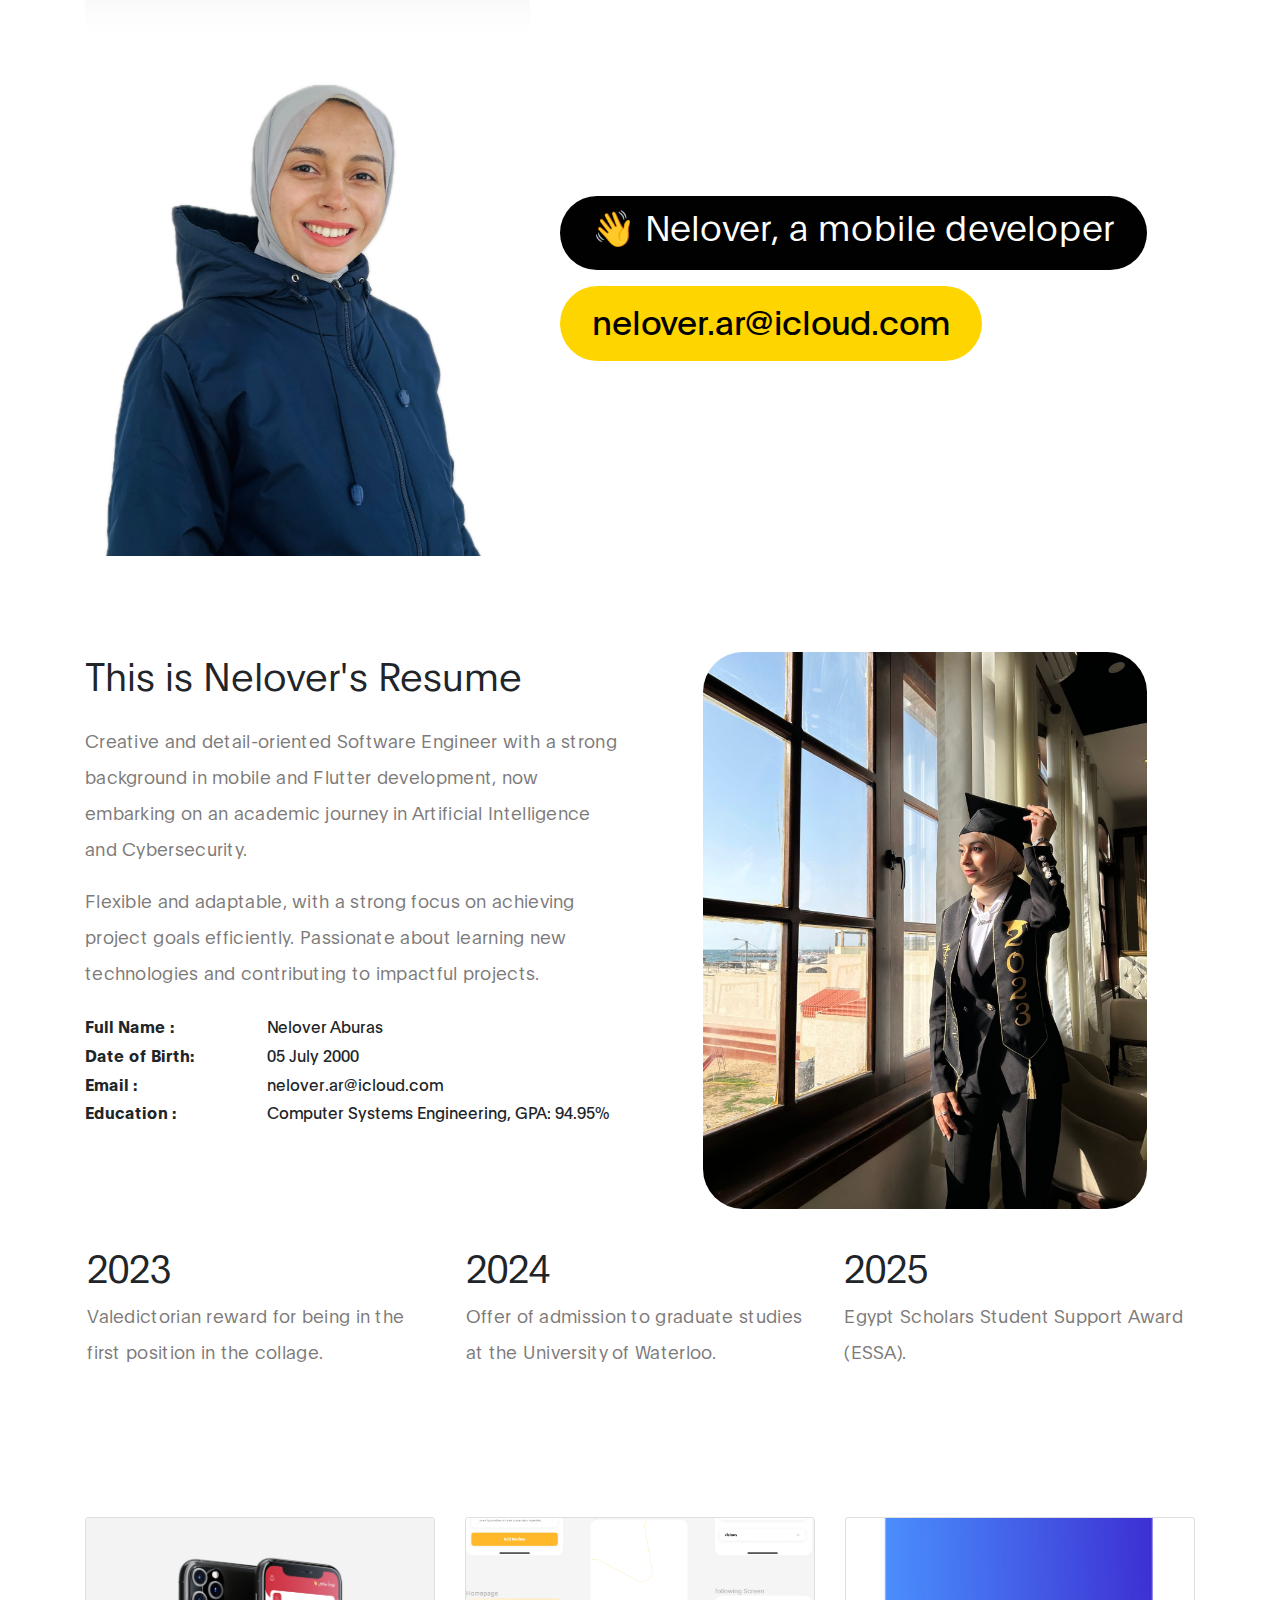
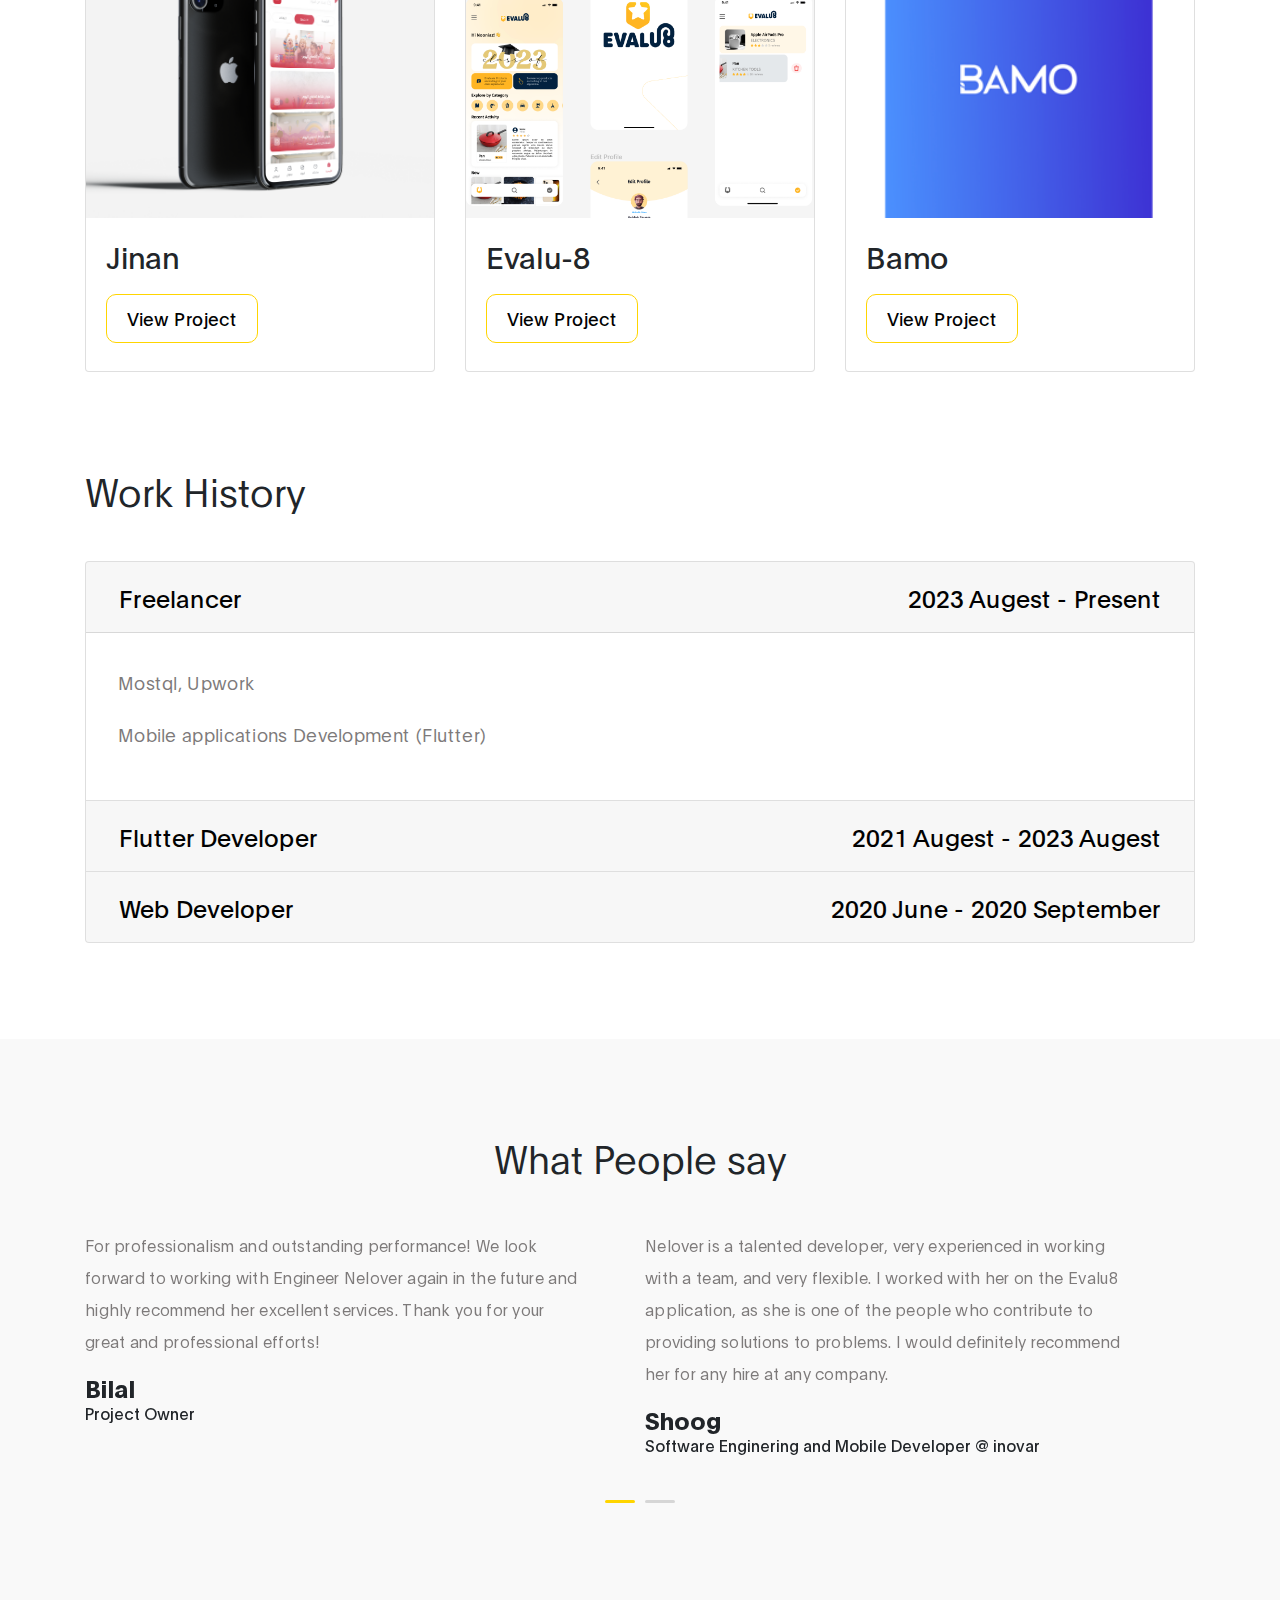
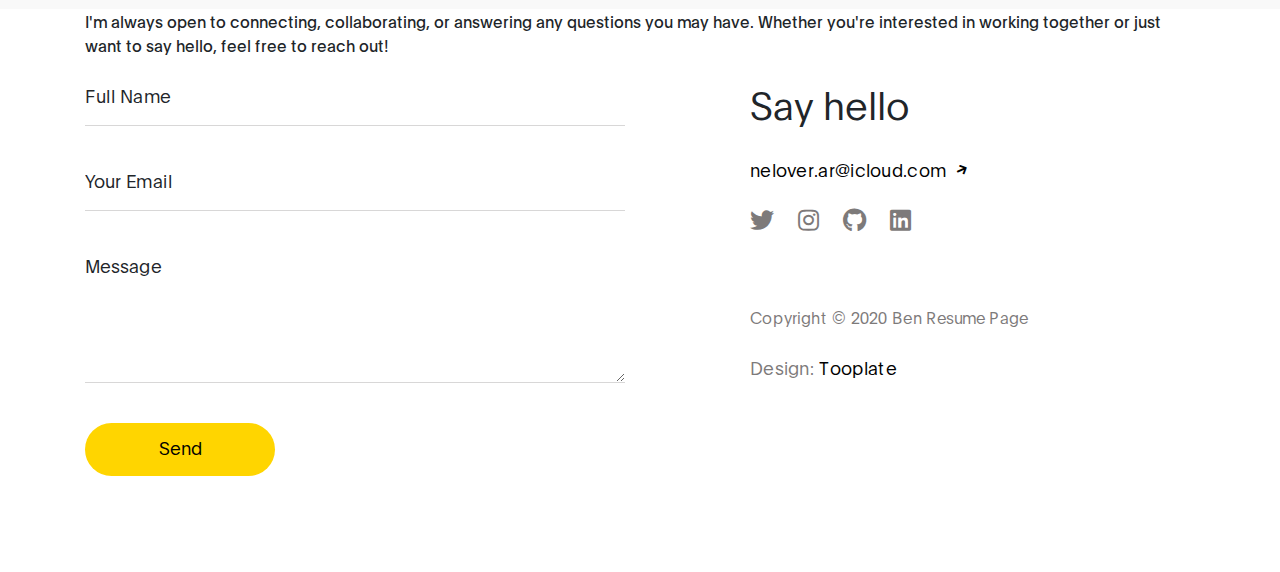
<file: templates/index.html>
<!DOCTYPE html>
<html lang="en">
<head>

     <title>Nelover's Portfolio</title>

     <meta charset="UTF-8">
     <meta http-equiv="X-UA-Compatible" content="IE=Edge">
     <meta name="description" content="">
     <meta name="keywords" content="">
     <meta name="author" content="Tooplate">
     <meta name="viewport" content="width=device-width, initial-scale=1, maximum-scale=1">

     <link rel="stylesheet" href="../static/css/bootstrap.min.css">
     <link rel="stylesheet" href="../static/css/all.min.css">
     <link rel="stylesheet" href="../static/css/owl.carousel.min.css">
     <link rel="stylesheet" href="../static/css/owl.theme.default.min.css">

     <!-- MAIN CSS -->
     <link rel="stylesheet" href="../static/css/tooplate-ben-resume-style.css">
<!--
Tooplate 2120 Ben Resume
https://www.tooplate.com/view/2120-ben-resume
-->
</head>

<body data-spy="scroll" data-target="#navbarNav" data-offset="50">

    <!-- MENU BAR -->
    <nav class="navbar navbar-expand-lg">
        <div class="container">

            <a class="navbar-brand" href="#">
              🌻 Nelover Resume
            </a>

            <button class="navbar-toggler" type="button" data-toggle="collapse" data-target="#navbarNav" aria-controls="navbarNav" aria-expanded="false" aria-label="Toggle navigation">
                <span class="navbar-toggler-icon"></span>
            </button>

            <div class="collapse navbar-collapse" id="navbarNav">
                <ul class="navbar-nav mx-auto">
                    <li class="nav-item">
                        <a href="#intro" class="nav-link smoothScroll">Introduction</a>
                    </li>

                    <li class="nav-item">
                        <a href="#about" class="nav-link smoothScroll">About Me</a>
                    </li>

                    <li class="nav-item">
                      <a href='#projects' class="nav-link smoothScroll">Projects</a>
                  </li>

                    <li class="nav-item">
                        <a href="#testimonials" class="nav-link smoothScroll">Reviews</a>
                    </li>

                    <li class="nav-item">
                        <a href="#contact" class="nav-link smoothScroll">Contact</a>
                    </li>
                </ul>

                <div class="mt-lg-0 mt-3 mb-4 mb-lg-0">
                    <a href="{{url_for('download_cv')}}" class="custom-btn btn" download>Download CV</a>
                </div>
            </div>

        </div>
    </nav>


    <!-- HERO -->
    <section class="hero d-flex flex-column justify-content-center align-items-center" id="intro">

         <div class="container">
            <div class="row">

                  <div class="mx-auto col-lg-5 col-md-5 col-10">
                      <img src="../static/images/ben.jpg" class="img-fluid" alt="Ben Resume HTML Template">
                  </div>

                   <div class="d-flex flex-column justify-content-center align-items-center col-lg-7 col-md-7 col-12">
                        <div class="hero-text">

                            <h1 class="hero-title">👋 Nelover, a mobile developer</h1>

                            <a href="mailto:nelover.ar@icloud.com" class="email-link">
                                nelover.ar@icloud.com
                            </a>
                          
                        </div>
                    </div>

            </div>
        </div>
    </section>


    <section class="about section-padding" id="about">
        <div class="container">
            <div class="row">

                <div class="col-lg-6 col-md-6 col-12">
                    <h3 class="mb-4">This is Nelover's Resume</h3>

                    <p>Creative and detail-oriented Software Engineer with a strong background in mobile and Flutter development, now embarking on an academic journey in Artificial Intelligence and Cybersecurity.
                      </p>

                    <p>Flexible and adaptable, with a strong focus on achieving project goals efficiently.
                      Passionate about learning new technologies and contributing to impactful projects.</p>

                    <ul class="mt-4 mb-5 mb-lg-0 profile-list list-unstyled">
                        <li><strong>Full Name :</strong> Nelover Aburas </li>

                        <li><strong>Date of Birth:</strong> 05 July 2000</li>

                        <!-- <li><strong>Website :</strong> company.co</li> -->

                        <li><strong>Email :</strong> nelover.ar@icloud.com</li>
                        <li><strong>Education :</strong> Computer Systems Engineering, GPA: 94.95% </li>
                        
                    </ul>
                </div>

                <div class="col-lg-5 mx-auto col-md-6 col-12">
                    <img src="../static/images/true-agency.jpg" class="about-image img-fluid" alt="Ben's Resume HTML Template">
                </div>

            </div>
            <div class="row about-third">
            	<div class="col-lg-4 col-md-4 col-12">
                <h3>2023</h3>
                <p>Valedictorian reward for being in the first position in
                  the collage.</p>
                </div>
                <div class="col-lg-4 col-md-4 col-12">
                <h3>2024</h3>
                <p>Offer of admission to graduate studies at the University
                  of Waterloo.</p>
                </div>
                <div class="col-lg-4 col-md-4 col-12">
                <h3>2025</h3>
                <p>Egypt Scholars Student Support Award (ESSA).</p>
                </div>
            </div>
        </div>
    </section>

    <!-- Projects -->
    <div class="container" id="projects">
      <div class="row row-cols-1 row-cols-md-2 row-cols-lg-3 g-4">
        <div class="col">
          <div class="card h-100">
            <img src="../static/images/works/jinan.png" class="card-img-top" alt="Project 1">
            <div class="card-body">
              <h5 class="card-title">Jinan</h5>
              <!-- <p class="card-text">Brief description of the project.</p> -->
              <a href="./projects.html#proj1" class="btn btn-primary project-link">View Project</a>
            </div>
          </div>
        </div>
        <div class="col">
          <div class="card h-100">
            <img src="../static/images/works/Evalu8.png" class="card-img-top" alt="Project 1">
            <div class="card-body">
              <h5 class="card-title">Evalu-8</h5>
              <!-- <p class="card-text">Brief description of the project.</p> -->
              <a href="./projects.html#proj2" class="btn btn-primary project-link">View Project</a>
            </div>
          </div>
        </div>
        <div class="col">
          <div class="card h-100">
            <img src="../static/images/works/Bamo.png" class="card-img-top" alt="Project 1">
            <div class="card-body">
              <h5 class="card-title">Bamo</h5>
              <!-- <p class="card-text">Brief description of the project.</p> -->
              <a href="./projects.html#proj3" class="btn btn-primary project-link">View Project</a>
            </div>
          </div>
        </div>
        <!-- Repeat .col for more projects -->
      </div>
    </div>

         <!-- Work History -->
         <section class="faq section-padding" id="workHistory">
        
          <div class="container">
              
              <div class="row">
  
                  <div class="col-lg-12 col-12">
  
                      <h3 class="mb-5">Work History</h3>
  
                      <div class="accordion" id="accordionExample">
                        <div class="card">
                          <div class="card-header" id="headingOne">
                            <h2 class="mb-0">
                              <button class="btn btn-link d-flex justify-content-between" type="button" data-toggle="collapse" data-target="#collapseOne" aria-expanded="true" aria-controls="collapseOne">
                               <span>Freelancer</span>
                               <span>2023 Augest - Present</span>
                                 
                              </button>
                            </h2>
                          </div>
  
                          <div id="collapseOne" class="collapse show" aria-labelledby="headingOne" data-parent="#accordionExample">
                            <div class="card-body">
                              <p> Mostql, Upwork </p>
  
                              <p>Mobile applications Development (Flutter)</p>
                            </div>
                          </div>
                        </div>
  
                        <div class="card">
                          <div class="card-header" id="headingTwo">
                            <h2 class="mb-0">
                              <button class="btn btn-link d-flex justify-content-between collapsed" type="button" data-toggle="collapse" data-target="#collapseTwo" aria-expanded="false" aria-controls="collapseTwo">
                                <span>Flutter Developer</span>
                               <span>2021 Augest - 2023 Augest</span>
                              </button>
                            </h2>
                          </div>
                          <div id="collapseTwo" class="collapse" aria-labelledby="headingTwo" data-parent="#accordionExample">
                            <div class="card-body">
                              <p>World Bank, Palestine</p>
                              <ul>
                                <li>Proved successful working within tight deadlines
                                  and a fast-paced environment.</li>
                                <li>Proficient in Flutter, Dart, and app development best
                                    practices.</li>
                                <li>Familiarity with Clean Architecture principles</li>
                                <li>Experience on state management tools like GetX and
                                      Provider.</li>
                                <li>Able to handle JSON and XMLHTTP requests from
                                      web services.</li>
                                <li>Expertise in Android and IOS application
                                      development using Android SDK, Android emulator,
                                      Xcode and IOS simulator.</li>
                                <li>Experience on uploading iOS apps to TestFlight for
                                        beta version or distribution.</li>
                                <li>Experience on Firebase.</li>
                              </ul>
                            </div>
                          </div>
                        </div>
  
                        <div class="card">
                          <div class="card-header" id="headingThree">
                            <h2 class="mb-0">
                              <button class="btn btn-link d-flex justify-content-between collapsed" type="button" data-toggle="collapse" data-target="#collapseThree" aria-expanded="false" aria-controls="collapseThree">
                                <span>Web Developer</span>
                               <span>2020 June - 2020 September</span>
                              </button>
                            </h2>
                          </div>
                          <div id="collapseThree" class="collapse" aria-labelledby="headingThree" data-parent="#accordionExample">
                            <div class="card-body">
                              <p>Portals Compony, Sudi Arabia</p>
                              <ul></ul>
                                <li>HTML, CSS, Bootstrap.</li>
                                <li>Wordpress.</li>
                                <li>SEO</li>
                                
                              </ul>
                            </div>
                          </div>
                        </div>
  
  
                  </div>
  
                </div><!-- col -->
            </div><!-- row -->
          </div><!-- container -->
      </section>
  

    <!-- TESTIMONIAL -->
     <section class="testimonials section-padding" id="testimonials">
          <div class="container">
               <div class="row">

                    <div class="col-12">
                        <h3 class="mb-5 text-center">What People say</h3>

                        <div class="owl-carousel owl-theme" id="testimonials-carousel">
                            <div class="item">
                                <div class="testimonials-thumb d-flex">
                                    <!-- <div class="testimonials-image">
                                        <img src="../static/images/testimonials/testimonial-image01.jpg" class="img-fluid" alt="testimonials image">
                                    </div> -->

                                    <div class="testimonials-info">
                                        <p  class="testimonials-text">For professionalism and outstanding performance!  
                                          We look forward to working with Engineer Nelover again in the 
                                          future and highly recommend her excellent services.  
                                          Thank you for your great and professional efforts!</p>

                                        <h6 class="mb-0">Bilal</h6>
                                        <span>Project Owner</span>
                                    </div>
                                </div>
                            </div>

                            <!-- <div class="item">
                                <div class="testimonials-thumb d-flex">
                                    <div class="testimonials-image">
                                        <img src="../static/images/testimonials/testimonial-image02.jpg" class="img-fluid" alt="testimonials image">
                                    </div>

                                    <div class="testimonials-info">
                                        <p>Sed ut perspiciatis unde omnis iste natus error sit voluptatem.</p>

                                        <h6 class="mb-0">Marie</h6>
                                        <span>Marketing Consultant</span>
                                    </div>
                                </div>
                            </div> -->

                            <div class="item">
                                <div class="testimonials-thumb d-flex">
                                    <!-- <div class="testimonials-image">
                                        <img src="../static/images/testimonials/testimonial-image03.jpg" class="img-fluid" alt="testimonials image">
                                    </div> -->

                                    <div class="testimonials-info">
                                        <p  class="testimonials-text">Nelover is a talented developer, 
                                          very experienced in working with a team, and very flexible. 
                                          I worked with her on the Evalu8 application, as she is one of the 
                                          people who contribute to providing solutions to problems.
                                          I would definitely recommend her for any hire at any company.</p>

                                        <h6 class="mb-0">Shoog</h6>
                                        <span>Software Enginering and Mobile
                                          Developer @ inovar</span>
                                    </div>
                                </div>
                            </div>

                            <div class="item">
                                <div class="testimonials-thumb d-flex">
                                    <!-- <div class="testimonials-image">
                                        <img src="../static/images/testimonials/testimonial-image04.jpg" class="img-fluid" alt="testimonials image">
                                    </div> -->

                                    <div class="testimonials-info">
                                        <p class="testimonials-text">I had the pleasure of working alongside Nelover as 
                                          a Flutter developer, and I can confidently recommend 
                                          their skills and contributions. Nelover is an exceptional 
                                          developer who consistently delivers top-notch work. 
                                          If you're seeking a talented Flutter developer, 
                                          I wholeheartedly endorse Nelover.</p>

                                        <h6 class="mb-0">Rajab Aabed</h6>
                                        <span>Full-Sack Developer Developer</span>
                                    </div>
                                </div>
                            </div>
                        </div>

                    </div>

               </div>
          </div>
     </section>



    
     <section class="contact section-padding pt-0" id="contact">
      <div class="container">

        <span class="info-text">I'm always open to connecting, collaborating, or answering any questions you may have.  
          Whether you're interested in working together or just want to say hello, feel free to reach out!</span>
          
        <div class="row">

          <div class="col-lg-6 col-md-6 col-12">
            <form action="submit_form" method="post" class="contact-form webform"  role="form">
                
                <div class="form-group d-flex flex-column-reverse">
                    <input type="text" class="form-control" name="cf-name" id="cf-name" placeholder="Your Name">

                    <label for="cf-name" class="webform-label">Full Name</label>
                </div>

                <div class="form-group d-flex flex-column-reverse">
                    <input type="email" class="form-control" name="cf-email" id="cf-email" placeholder="Your Email">

                    <label for="cf-email" class="webform-label">Your Email</label>
                </div>

                <div class="form-group d-flex flex-column-reverse">
                    <textarea class="form-control" rows="5" name="cf-message" id="cf-message" placeholder="Your Message"></textarea>

                    <label for="cf-message" class="webform-label">Message</label>
                </div>

                <button type="submit" class="form-control" id="submit-button" name="submit">Send</button>
            </form>
          </div>

            <div class="mx-auto col-lg-4 col-md-6 col-12">
                <h3 class="my-4 pt-4 pt-lg-0">Say hello</h3>

                <!-- <p class="mb-1">+972 597486245</p> -->

                <p>
                    <a href="mailto:nelover.ar@icloud.com">
                        nelover.ar@icloud.com
                    <i class="fas fa-arrow-right custom-icon"></i>
                    </a>
                </p>

                <ul class="social-links mt-2">
                    <li><a href="https://x.com/neloveraburas?s=21" rel="noopener" class="fab fa-twitter"></a></li>
                    <li><a href="https://www.instagram.com/nelover.aburas" rel="noopener" class="fab fa-instagram"></a></li>
                    <li><a href="https://github.com/neloverAr" rel="noopener" class="fab fa-github"></a></li>
                    <li><a href="https://ps.linkedin.com/in/nelover-aburas" rel="noopener" class="fab fa-linkedin"></a></li> 
                </ul>
                
              <p class="copyright-text mt-5 pt-3">Copyright &copy; 2020 Ben Resume Page</p>
                
                <p>Design: <a href="https://www.tooplate.com" title="free HTML templates" target="_blank">Tooplate</a></p>
            </div>

        </div>
      </div>
    </section>
     <!-- SCRIPTS -->
     <script src="../static/js/jquery.min.js"></script>
     <script src="../static/js/bootstrap.min.js"></script>
     <script src="../static/js/smoothscroll.js"></script>
     <script src="../static/js/owl.carousel.min.js"></script>
     <script src="../static/js/custom.js"></script>

</body>
</html>
</file>
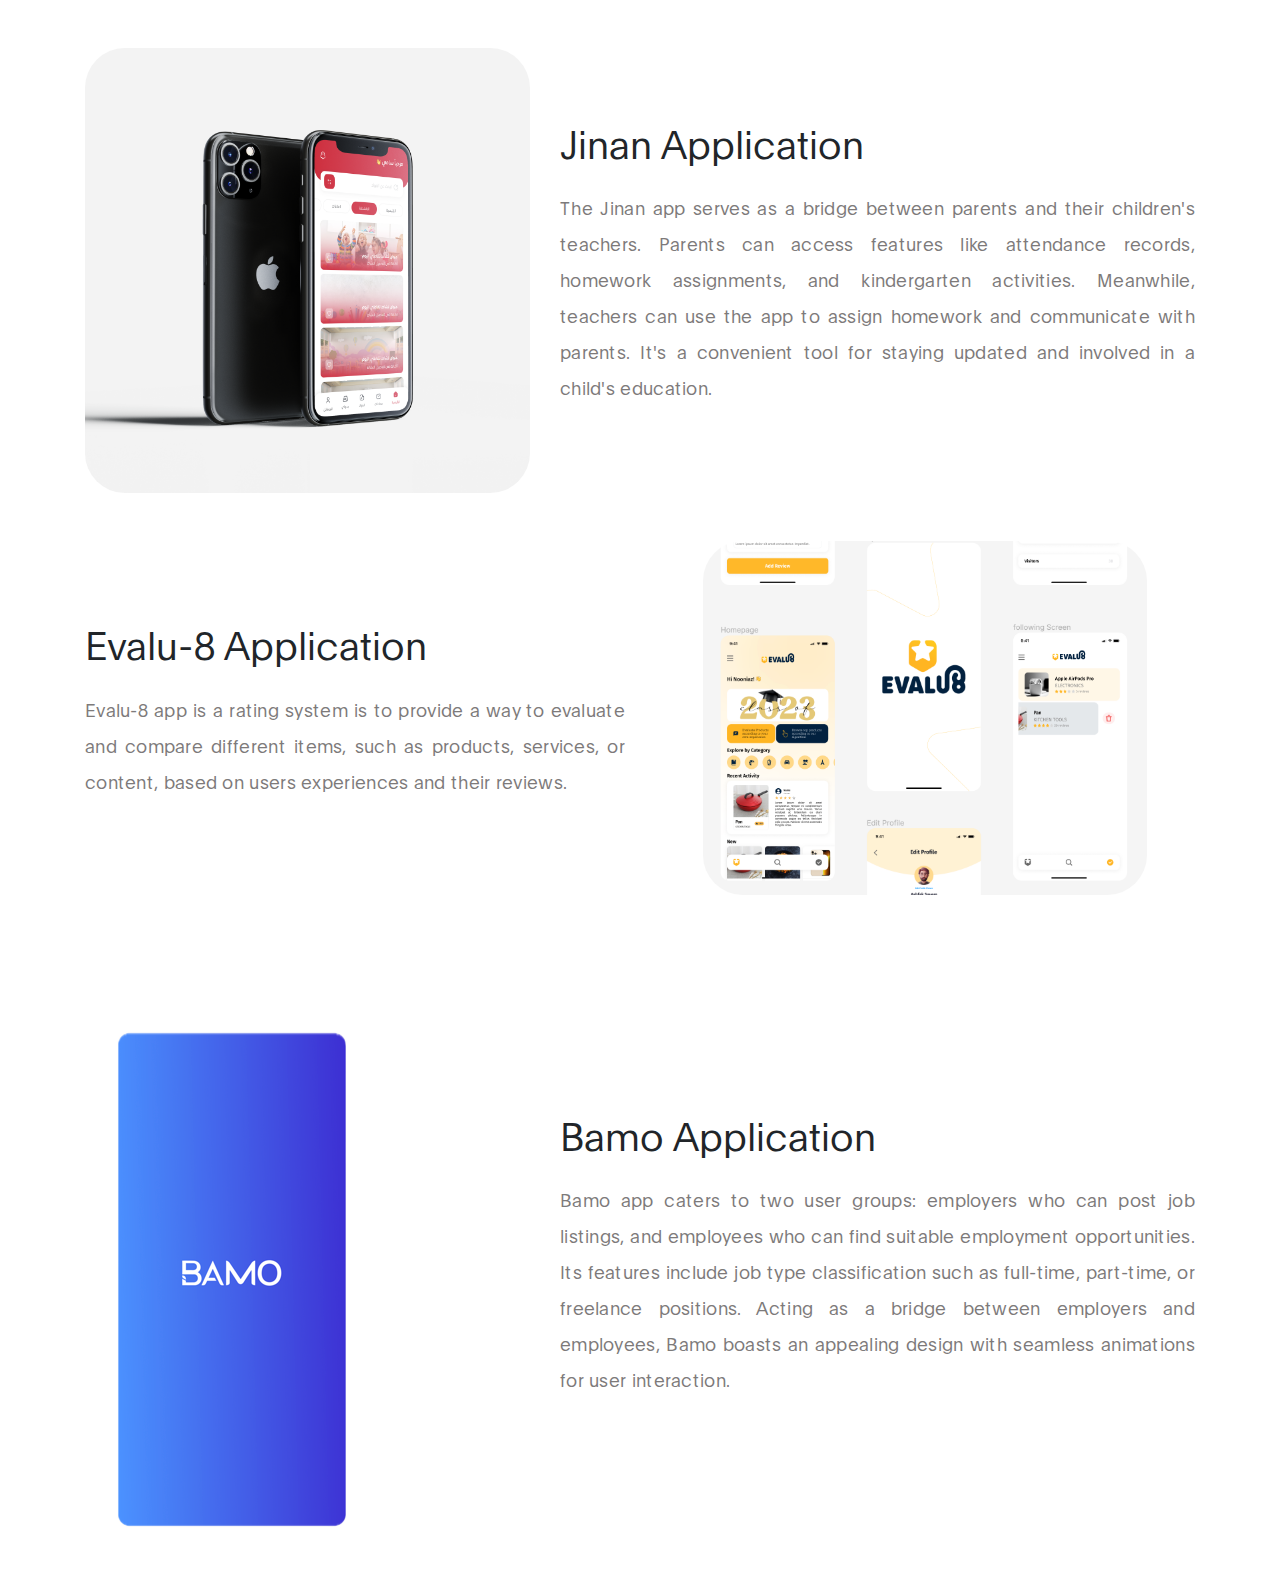
<file: templates/projects.html>
<!DOCTYPE html>
<html lang="en">
<head>

     <title>Nelover's Resume - Profile HTML Page</title>

     <meta charset="UTF-8">
     <meta http-equiv="X-UA-Compatible" content="IE=Edge">
     <meta name="description" content="">
     <meta name="keywords" content="">
     <meta name="author" content="Tooplate">
     <meta name="viewport" content="width=device-width, initial-scale=1, maximum-scale=1">

     <link rel="stylesheet" href="../static/css/bootstrap.min.css">
     <link rel="stylesheet" href="../static/css/all.min.css">
     <link rel="stylesheet" href="../static/css/owl.carousel.min.css">
     <link rel="stylesheet" href="../static/css/owl.theme.default.min.css">

     <!-- MAIN CSS -->
     <link rel="stylesheet" href="../static/css/tooplate-ben-resume-style.css">
<!--
Tooplate 2120 Ben Resume
https://www.tooplate.com/view/2120-ben-resume
-->
</head>

<body data-spy="scroll" data-target="#navbarNav" data-offset="50">

    <!-- MENU BAR -->
    <nav class="navbar navbar-expand-lg">
        <div class="container">

            <a class="navbar-brand" href="#">
              🌻 Nelover Resume
            </a>

            <button class="navbar-toggler" type="button" data-toggle="collapse" data-target="#navbarNav" aria-controls="navbarNav" aria-expanded="false" aria-label="Toggle navigation">
                <span class="navbar-toggler-icon"></span>
            </button>

            <div class="collapse navbar-collapse" id="navbarNav">
                <ul class="navbar-nav mx-auto">
                    <li class="nav-item">
                        <a href="index.html#intro" class="nav-link smoothScroll">Introduction</a>
                    </li>

                    <li class="nav-item">
                        <a href="index.html#about" class="nav-link smoothScroll">About Me</a>
                    </li>

                    
                    <li class="nav-item">
                        <a href='./index.html#projects' class="nav-link smoothScroll active">Projects</a>
                    </li>

                    <li class="nav-item">
                        <a href="index.html#testimonials" class="nav-link smoothScroll">Reviews</a>
                    </li>

                    <li class="nav-item">
                        <a href="index.html#contact" class="nav-link smoothScroll">Contact</a>
                    </li>
                </ul>

                <div class="mt-lg-0 mt-3 mb-4 mb-lg-0">
                    <a href="#" class="custom-btn btn" download>Download CV</a>
                </div>
            </div>

        </div>
    </nav>


    <!-- HERO -->
    <section class="hero d-flex flex-column justify-content-center align-items-center" id="intro">

         <div class="container">
            <div class="row mt-5" id="proj1">

                  <div class="mx-auto col-lg-5 col-md-5 col-10">
                      <img src="../static/images/works/jinan.png" class="about-image img-fluid" alt="Ben Resume HTML Template">
                  </div>
                   <div class="d-flex flex-column justify-content-center align-items-center col-lg-7 col-md-7 col-12">
                        <div class="hero-text">

                            <h3 class="mb-4">Jinan Application</h3>

                            <p class="text-justify">The Jinan app serves as a bridge between parents and 
                                their children's teachers. Parents can access features like attendance records, 
                                homework assignments, and kindergarten activities. Meanwhile, teachers can use the 
                                app to assign homework and communicate with parents. It's a convenient tool for 
                                staying updated and involved in a child's education.
                            </p>

                          
                        </div>
                    </div>
            </div>
            <div class="row mt-5 "  id="proj2">

                <div class="d-flex flex-column justify-content-center col-lg-6 col-md-6 col-12" >
                
                        <h3 class="mb-4">Evalu-8 Application</h3>
                        <p class="text-justify">Evalu-8 app is a rating system is to provide a 
                            way to evaluate and compare different items, 
                            such as products, services, or content, 
                            based on users experiences and their reviews.
                          </p>
                    
                </div>

                <div class="mx-auto col-lg-5 col-md-5 col-10">
                    <img src="../static/images/works/Evalu8.png" class="about-image img-fluid" alt="Ben's Resume HTML Template">
                </div>

            </div>
            <div class="row mt-5"  id="proj3">

                <div class="mx-auto col-lg-5 col-md-5 col-10">
                    <img src="../static/images/works/Bamo.png" class="about-image img-fluid" alt="Ben Resume HTML Template">
                </div>
                 <div class="d-flex flex-column justify-content-center align-items-center col-lg-7 col-md-7 col-12">
                      <div class="hero-text">

                          <h3 class="mb-4">Bamo Application</h3>

                          <p class="text-justify">Bamo app caters to two user groups: employers who 
                            can post job listings, and employees who can find suitable employment 
                            opportunities. Its features include job type classification such as 
                            full-time, part-time, or freelance positions. Acting as a bridge between 
                            employers and employees, Bamo boasts an appealing design with seamless 
                            animations for user interaction.

                          </p>

                        
                      </div>
                  </div>
          </div>
        </div>
    </section>



     <!-- SCRIPTS -->
     <script src="../static/js/jquery.min.js"></script>
     <script src="../static/js/bootstrap.min.js"></script>
     <script src="../static/js/smoothscroll.js"></script>
     <script src="../static/js/owl.carousel.min.js"></script>
     <script src="../static/js/custom.js"></script>

</body>
</html>
</file>
<file: static/css/tooplate-ben-resume-style.css>
/*

Tooplate 2120 Ben Resume

https://www.tooplate.com/view/2120-ben-resume

*/

@font-face {
  font-family: 'Plain';
  src: url('../localfonts/Plain-Regular.woff2') format('woff2'),
    url('../localfonts/Plain-Regular.woff') format('woff');
  font-weight: normal;
  font-style: normal;
}

@font-face {
  font-family: 'Plain';
  src: url('../localfonts/Plain-Light.woff2') format('woff2'),
    url('../localfonts/Plain-Light.woff') format('woff');
  font-weight: 300;
  font-style: normal;
}

@font-face {
  font-family: 'Plain';
  src: url('../localfonts/Plain-Bold.woff2') format('woff2'),
    url('../localfonts/Plain-Bold.woff') format('woff');
  font-weight: bold;
  font-style: normal;
}

:root {
  --primary-color: #ffd500;
  --white-color: #ffffff;
  --dark-color: #010101;
  --menu-bg-color: #212529;

  --gray-color: #909090;
  --p-color: #7d7a7a;

  --base-font-family: "Plain", -apple-system, BlinkMacSystemFont, "Segoe UI", Roboto, "Helvetica Neue", Arial, "Noto Sans", sans-serif, "Apple Color Emoji", "Segoe UI Emoji", "Segoe UI Symbol", "Noto Color Emoji";
  --font-weight-bold: 600;
  --font-weight-normal: 400;
  --font-weight-light: 300;

  --h1-font-size: 56px;
  --h2-font-size: 48px;
  --h3-font-size: 38px;
  --h4-font-size: 34px;
  --h5-font-size: 30px;
  --h6-font-size: 24px;
  --p-font-size: 18px;
  --base-font-size: 16px;
  --button-font-size: 20px;

  --border-radius-large: 100%;
  --border-radius-medium: 80px;
  --border-radius-small: 40px;
}


body {
  font-family: var(--base-font-family);
}


/*---------------------------------------
     TYPOGRAPHY              
  -----------------------------------------*/

h1 {
  font-size: var(--h1-font-size);
}

h1,
h3 {
  font-weight: var(--font-weight-light);
}

h2 {
  font-size: var(--h2-font-size);
}

h3 {
  font-size: var(--h3-font-size);
}

h4 {
  font-size: var(--h4-font-size);
}

h5 {
  font-size: var(--h5-font-size);
}

h6 {
  font-weight: var(--font-weight-bold);
  font-size: var(--h6-font-size);
}

p {
  color: var(--p-color);
  font-size: var(--p-font-size);
  font-weight: var(--font-weight-light);
  letter-spacing: 0.3px;
  line-height: 2em;
}

.section-padding {
  padding: 6rem 0;
}

.custom-icon {
  font-size: 12px;
  position: relative;
  bottom: 3px;
  left: 5px;
  transform: rotate(-25deg);
}


/* CUSTOM BUTTON */
.custom-btn {
  background: var(--dark-color);
  border: none;
  border-radius: var(--border-radius-medium);
  color: var(--white-color);
  letter-spacing: 0.2px;
  padding: 6px 36px 10px 36px;
  font-size: var(--button-font-size);
  white-space: nowrap;
}

.custom-btn:hover,
.custom-btn:focus {
  color: var(--dark-color);
  background: var(--primary-color);
}


/*---------------------------------------
     GENERAL               
  -----------------------------------------*/

* {
  -webkit-box-sizing: border-box;
  -moz-box-sizing: border-box;
  box-sizing: border-box;
}

*::before,
*::after {
  -webkit-box-sizing: border-box;
  -moz-box-sizing: border-box;
  box-sizing: border-box;
}

a {
  color: var(--dark-color);
  text-decoration: none;
  transition: all 0.4s linear;
}

a:hover {
  color: var(--dark-color);
  text-decoration: none;
}


/*---------------------------------------
     MENU                
  -----------------------------------------*/

.navbar {
  background: transparent;
  padding: 0.3rem 1rem;
  transition: all 300ms ease-in-out;
  position: absolute;
  z-index: 99;
  top: 0;
  right: 0;
  left: 0;
  opacity: 0;
}

.thanks {
  background: var(--menu-bg-color);
  padding: 0.5rem 1rem;
  position: fixed;
  opacity: 1;
}

.navbar.scroll {
  background: var(--menu-bg-color);
  padding: 0.5rem 1rem;
  position: fixed;
  opacity: 1;
}

.navbar-brand {
  color: var(--white-color);
  font-weight: var(--font-weight-light);
  font-size: var(--h4-font-size);
}

.navbar-brand:hover {
  color: var(--white-color);
  font-weight: var(--font-weight-light);
  font-size: var(--h4-font-size);
}

.navbar .custom-btn {
  background: var(--primary-color);
  color: var(--dark-color);
}

.contact-form #submit-button:hover,
.navbar .custom-btn:hover {
  background: var(--dark-color);
  color: var(--white-color);
}

.navbar-expand-lg .navbar-nav .nav-link {
  margin: 0 1.5rem;
  padding: 0;
}

.nav-item .nav-link.active,
.nav-item .nav-link:hover {
  color: var(--gray-color);
}

.nav-item .nav-link.active,
.nav-item .nav-link:hover {
  border-bottom-color: var(--primary-color);
}

.nav-link {
  color: var(--gray-color);
  font-weight: var(--font-weight-light);
  font-size: var(--base-font-size);
  border-bottom: 1px solid transparent;
}

.navbar-toggler {
  border: 0;
  padding: 0;
  cursor: pointer;
  margin: 0 10px 0 0;
  width: 30px;
  height: 35px;
  outline: none;
}

.navbar-toggler:focus {
  outline: none;
}

.navbar-toggler[aria-expanded="true"] .navbar-toggler-icon {
  background: transparent;
}

.navbar-toggler[aria-expanded="true"] .navbar-toggler-icon::before,
.navbar-toggler[aria-expanded="true"] .navbar-toggler-icon::after {
  transition: top 300ms 50ms ease, -webkit-transform 300ms 350ms ease;
  transition: top 300ms 50ms ease, transform 300ms 350ms ease;
  transition: top 300ms 50ms ease, transform 300ms 350ms ease, -webkit-transform 300ms 350ms ease;
  top: 0;
}

.navbar-toggler[aria-expanded="true"] .navbar-toggler-icon::before {
  transform: rotate(45deg);
}

.navbar-toggler[aria-expanded="true"] .navbar-toggler-icon::after {
  transform: rotate(-45deg);
}


.navbar-toggler .navbar-toggler-icon {
  background: var(--white-color);
  transition: background 10ms 300ms ease;
  display: block;
  width: 30px;
  height: 2px;
  position: relative;
}

.navbar-toggler .navbar-toggler-icon::before,
.navbar-toggler .navbar-toggler-icon::after {
  transition: top 300ms 350ms ease, -webkit-transform 300ms 50ms ease;
  transition: top 300ms 350ms ease, transform 300ms 50ms ease;
  transition: top 300ms 350ms ease, transform 300ms 50ms ease, -webkit-transform 300ms 50ms ease;
  position: absolute;
  right: 0;
  left: 0;
  background: var(--white-color);
  width: 30px;
  height: 2px;
  content: '';
}

.navbar-toggler .navbar-toggler-icon::before {
  top: -8px;
}

.navbar-toggler .navbar-toggler-icon::after {
  top: 8px;
}



/*---------------------------------------
     HERO                
  -----------------------------------------*/

.hero-title,
.email-link {
  background: var(--dark-color);
  border-radius: var(--border-radius-medium);
  color: var(--white-color);
  display: inline-block;
  margin: 0.5rem 0;
  padding: 0.5rem 2rem 1.5rem 2rem;
  font-size: 2.2em;
}

.email-link {
  background: var(--primary-color);
  color: var(--dark-color);
  font-size: var(--h4-font-size);
  padding: 0.5rem 2rem 1rem 2rem;
}

.email-link:hover {
  background: var(--dark-color);
  color: var(--white-color);
}

.project-link {
  /* background: var(--dark-color); */
  border-radius: 10px;
  border-color: var(--primary-color);
  color: var(--white-color);
  display: inline-block;
  margin: 0.5rem 0;
  padding: 10px 20px;
  background: white;
  color: var(--dark-color);
  font-size: 18px;
}

.project-link:hover {
  background: var(--dark-color);
  border-color: var(--dark-color);
  color: var(--white-color);
}


/*---------------------------------------
     ABOUT                
  -----------------------------------------*/

.about-third {
  margin: 2.2em -0.8em;
}

.about-image {
  border-radius: var(--border-radius-small);
}

.profile-list li {
  margin: 0.3rem 0;
}

.profile-list strong {
  display: inline-block;
  width: 30%;
  margin-right: 1rem;
}

.card-img-top {
  height: 300px;
  object-fit: cover;
}

/*---------------------------------------
     FAQ                 
  -----------------------------------------*/

.faq .card-header {
  padding: 0;
}

.faq .btn-link {
  color: var(--dark-color);
  font-size: var(--h6-font-size);
  text-align: left;
  display: block;
  width: 100%;
  padding: 1rem 2rem;
}

.faq .btn-link:focus,
.faq .btn-link:hover {
  color: var(--dark-color);
  text-decoration: none;
}

.faq .card-body {
  padding: 2rem;
}

.faq-info-text {
  font-size: var(--base-font-size);
  display: block;
  margin: 1.5rem 2rem 0 2rem;
}


/*---------------------------------------
     TESTIMONIALS               
  -----------------------------------------*/

.testimonials {
  background: #f9f9f9;
}

.testimonials-image {
  margin: 0 1rem 1rem 1rem;

}

.testimonials-image img {
  border-radius: var(--border-radius-medium);
}

.testimonials-info {
  width: 90%;
}

.testimonials-text {
  font-size: 16px;
}

.testimonials .owl-theme .owl-nav.disabled+.owl-dots {
  margin-top: 2rem;
}

.testimonials .owl-theme .owl-dots .owl-dot {
  outline: none;
}

.testimonials .owl-theme .owl-dots .owl-dot span {
  width: 30px;
  height: 3px;
  margin: 5px;
}

.testimonials .owl-theme .owl-dots .owl-dot.active span,
.testimonials .owl-theme .owl-dots .owl-dot:hover span {
  background: var(--primary-color);
}


/*---------------------------------------
     CONTACT               
  -----------------------------------------*/

.contact-form .form-control {
  background: transparent;
  border: none;
  border-bottom: 1px solid rgba(142, 140, 140, 0.35);
  box-shadow: none;
  border-radius: 0;
  -webkit-appearance: none;
  outline: none;
  color: var(--dark-color);
  font-weight: var(--font-weight-light);
  padding-left: 0;
  cursor: text;
}

.contact-form input {
  height: calc(2.25rem + 10px);
}

.contact-form .form-group {
  margin: 0 0 1rem;
  position: relative;
}

.contact-form .form-control,
.webform-label {
  transition: all 0.4s;
  touch-action: manipulation;
}

.webform-label {
  cursor: text;
  font-size: 12px;
  font-weight: var(--font-weight-light);
  margin-bottom: 5px;
}

.contact-form .form-control:placeholder-shown+.webform-label {
  cursor: text;
  max-width: 66.66%;
  white-space: nowrap;
  overflow: hidden;
  text-overflow: ellipsis;
  transform-origin: left bottom;
  transform: translate(0, 2.125rem) scale(1.5);
}

.contact-form ::-webkit-input-placeholder {
  opacity: 0;
  transition: inherit;
  color: var(--dark-color);
}

.contact-form ::-moz-placeholder {
  opacity: 0;
  transition: inherit;
  color: var(--dark-color);
}

.contact-form .form-control:focus::-webkit-input-placeholder {
  opacity: 1;
}

.contact-form .form-control:focus::-moz-placeholder {
  opacity: 1;
}

.contact-form .form-control:not(:placeholder-shown)+.webform-label,
.contact-form .form-control:focus+.webform-label {
  transform: translate(0, 0) scale(1);
  cursor: pointer;
  color: var(--gray-color);
}

.contact-form #submit-button {
  background: var(--primary-color);
  border: none;
  border-radius: var(--border-radius-medium);
  color: var(--dark-color);
  cursor: pointer;
  font-size: var(--p-font-size);
  line-height: 0;
  margin-top: 2.5rem;
  padding: 1.5rem 1.8rem 1.8rem 1.8rem;
  white-space: nowrap;
  max-width: 190px;
}

.copyright-text {
  font-size: var(--base-font-size);
}


/*---------------------------------------
     SOCIAL LINKS              
  -----------------------------------------*/

.social-links {
  margin: 40px 0;
  padding: 0;
}

.social-links li {
  display: inline-block;
  list-style: none;
}

.social-links a {
  display: inline-block;
  color: var(--p-color);
  font-size: var(--h6-font-size);
  margin: 5px 20px 5px 0;
}

.social-links a:hover {
  color: var(--dark-color);
}


/*---------------------------------------
     RESPONSIVE STYLES              
  -----------------------------------------*/

@media screen and (max-width: 1200px) {
  h1 {
    font-size: 42px;
  }

  h2 {
    font-size: 36px;
  }

  h3 {
    font-size: 32px;
  }

  h4 {
    font-size: 28px;
  }

  .email-link {
    font-size: 28px;
  }
}

@media screen and (max-width: 992px) {

  .hero-title {
    font-size: 1.8em;
    padding-bottom: 1rem;
  }

  .email-link {
    font-size: 22px;
    padding: 0.5rem 2rem 0.7rem 2rem;
  }
}

@media screen and (max-width: 991px) {
  .navbar-nav {
    margin: 1rem 0;
  }

  .navbar-expand-lg .navbar-nav .nav-link {
    display: inline-block;
    margin: 5px 0.5rem;
  }
}

@media screen and (max-width: 768px) {

  .hero-text {
    position: relative;
    top: 1.5rem;
  }
}

@media screen and (max-width: 480px) {

  .hero-title {
    font-size: 26px;
  }

  .email-link {
    font-size: 20px;
    padding: 0.3rem 2rem 0.6rem 2rem;
  }
}
</file>
